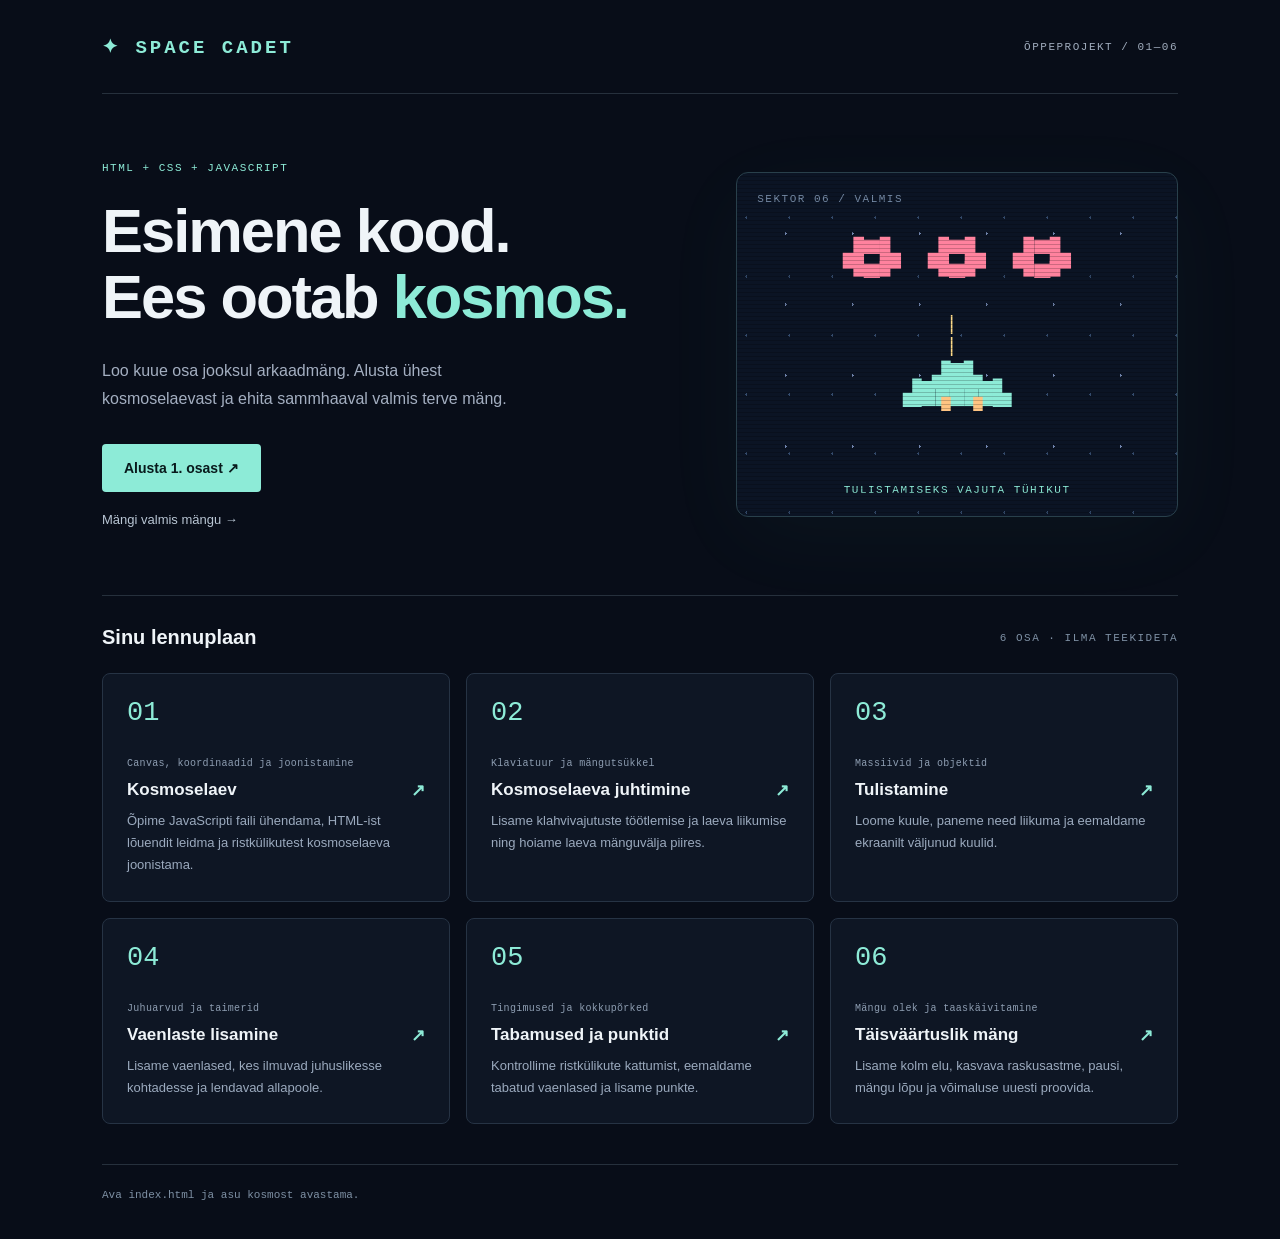
<file: index.html>
<!DOCTYPE html>
<html lang="et">
<head>
  <meta charset="UTF-8">
  <meta name="viewport" content="width=device-width, initial-scale=1">
  <title>Space Cadet — loome kosmosetulistamismängu</title>
  <link rel="stylesheet" href="style.css">
</head>
<body>
  <main>
    <header><a class="brand" href="index.html">✦ SPACE CADET</a><span class="badge">ÕPPEPROJEKT / 01—06</span></header>
    <section class="hero">
      <div><p class="eyebrow">HTML + CSS + JAVASCRIPT</p><h1>Esimene kood.<br>Ees ootab <span>kosmos.</span></h1><p class="intro">Loo kuue osa jooksul arkaadmäng. Alusta ühest kosmoselaevast ja ehita sammhaaval valmis terve mäng.</p><a class="play" href="part-1/index.html">Alusta 1. osast ↗</a><a class="demo" href="part-6/index.html">Mängi valmis mängu →</a></div>
      <div class="poster" aria-hidden="true"><span class="sector">SEKTOR 06 / VALMIS</span><div class="aliens">▟▀▙　▟▀▙　▟▀▙<br>▝▀▘　▝▀▘　▝▀▘</div><div class="laser">▏<br>▏</div><div class="ship">▟█▙<br>▟█████▙<br><i>▝ ▝</i></div><span class="insert">TULISTAMISEKS VAJUTA TÜHIKUT</span></div>
    </section>
    <div class="section-title"><h2>Sinu lennuplaan</h2><span>6 OSA · ILMA TEEKIDETA</span></div>
    <section class="lessons" aria-label="Õppematerjali osad"><a class="card" href="part-1/index.html"><span class="number">01</span><span class="topic">Canvas, koordinaadid ja joonistamine</span><h3>Kosmoselaev <span>↗</span></h3><p>Õpime JavaScripti faili ühendama, HTML-ist lõuendit leidma ja ristkülikutest kosmoselaeva joonistama.</p></a><a class="card" href="part-2/index.html"><span class="number">02</span><span class="topic">Klaviatuur ja mängutsükkel</span><h3>Kosmoselaeva juhtimine <span>↗</span></h3><p>Lisame klahvivajutuste töötlemise ja laeva liikumise ning hoiame laeva mänguvälja piires.</p></a><a class="card" href="part-3/index.html"><span class="number">03</span><span class="topic">Massiivid ja objektid</span><h3>Tulistamine <span>↗</span></h3><p>Loome kuule, paneme need liikuma ja eemaldame ekraanilt väljunud kuulid.</p></a><a class="card" href="part-4/index.html"><span class="number">04</span><span class="topic">Juhuarvud ja taimerid</span><h3>Vaenlaste lisamine <span>↗</span></h3><p>Lisame vaenlased, kes ilmuvad juhuslikesse kohtadesse ja lendavad allapoole.</p></a><a class="card" href="part-5/index.html"><span class="number">05</span><span class="topic">Tingimused ja kokkupõrked</span><h3>Tabamused ja punktid <span>↗</span></h3><p>Kontrollime ristkülikute kattumist, eemaldame tabatud vaenlased ja lisame punkte.</p></a><a class="card" href="part-6/index.html"><span class="number">06</span><span class="topic">Mängu olek ja taaskäivitamine</span><h3>Täisväärtuslik mäng <span>↗</span></h3><p>Lisame kolm elu, kasvava raskusastme, pausi, mängu lõpu ja võimaluse uuesti proovida.</p></a></section>
    <footer><span>Ava index.html ja asu kosmost avastama.</span></footer>
  </main>
</body>
</html>
</file>
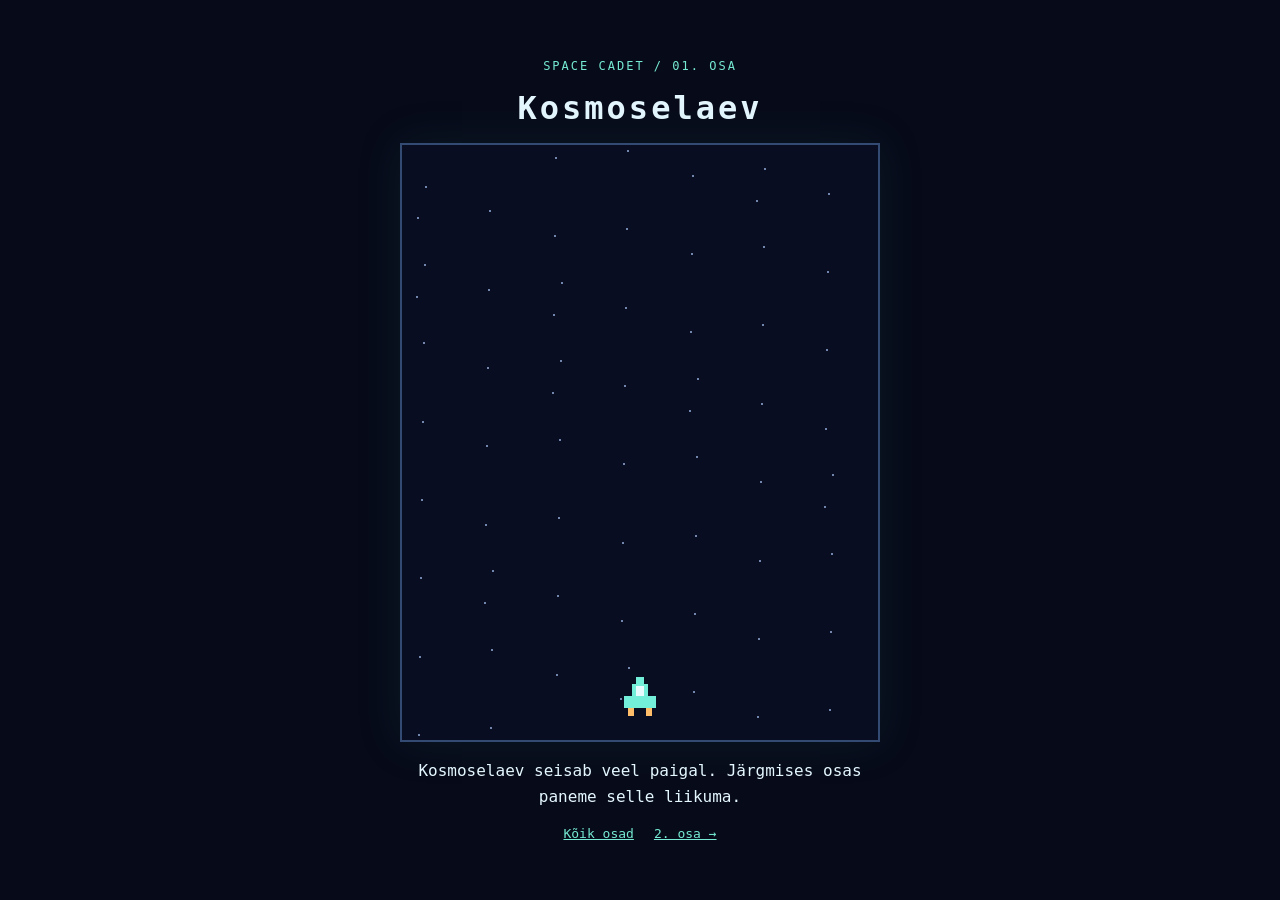
<file: part-1/index.html>
<!DOCTYPE html>
<html lang="et">
<head>
  <meta charset="UTF-8">
  <meta name="viewport" content="width=device-width, initial-scale=1">
  <title>1. osa — Kosmoselaev</title>
  <link rel="stylesheet" href="style.css">
  <script src="game.js" defer></script>
</head>
<body>
  <span class="label">SPACE CADET / 01. OSA</span>
  <h1>Kosmoselaev</h1>
  <canvas id="game" width="480" height="600" aria-label="Kosmosetulistamismängu mänguväli">Mängimiseks on vaja Canvas API-t toetavat veebibrauserit.</canvas>
  <p>Kosmoselaev seisab veel paigal. Järgmises osas paneme selle liikuma.</p>
  
  <nav aria-label="Kursuse osad"><a href="../index.html">Kõik osad</a><a href="../part-2/index.html">2. osa →</a></nav>
</body>
</html>
</file>
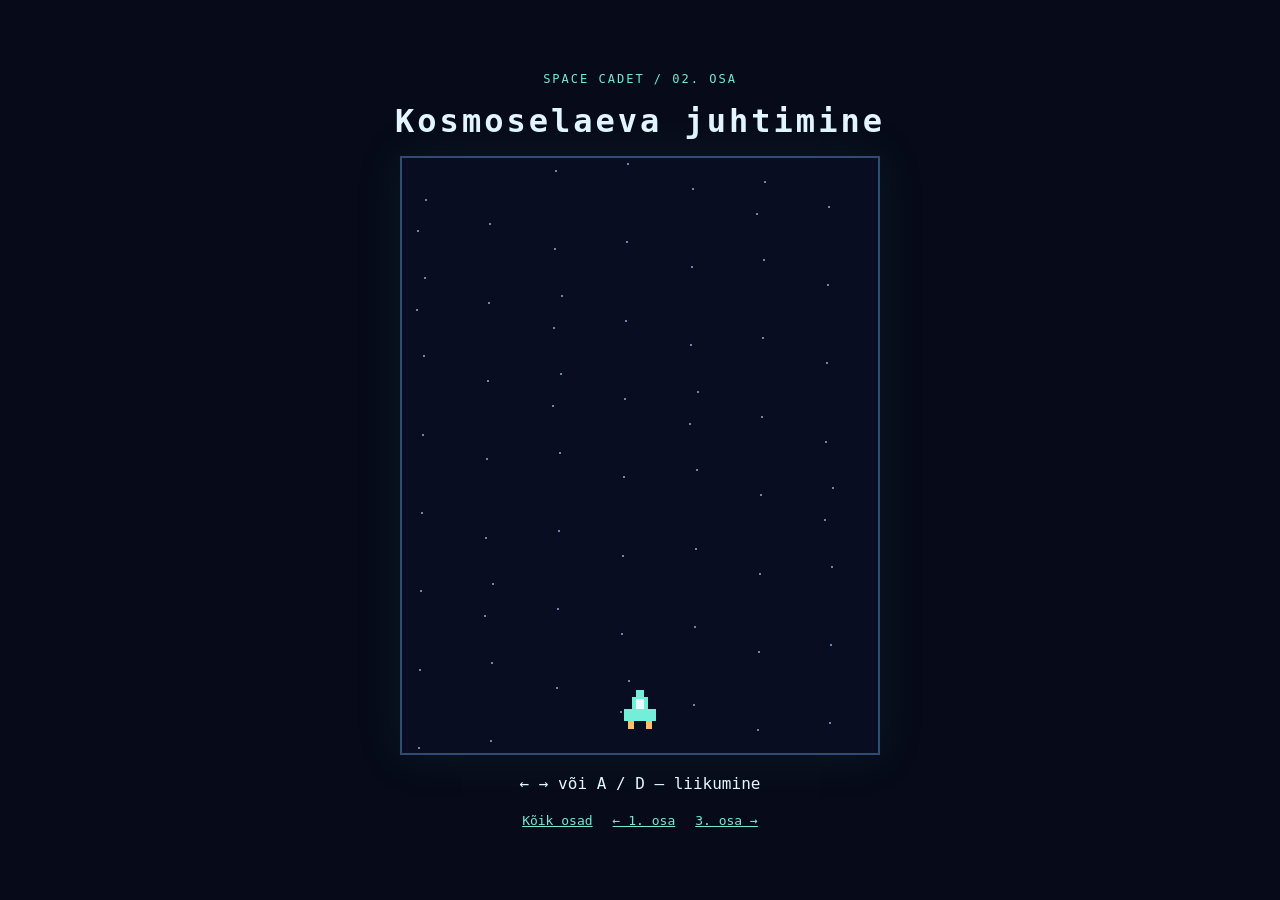
<file: part-2/index.html>
<!DOCTYPE html>
<html lang="et">
<head>
  <meta charset="UTF-8">
  <meta name="viewport" content="width=device-width, initial-scale=1">
  <title>2. osa — Kosmoselaeva juhtimine</title>
  <link rel="stylesheet" href="style.css">
  <script src="game.js" defer></script>
</head>
<body>
  <span class="label">SPACE CADET / 02. OSA</span>
  <h1>Kosmoselaeva juhtimine</h1>
  <canvas id="game" width="480" height="600" aria-label="Kosmosetulistamismängu mänguväli">Mängimiseks on vaja Canvas API-t toetavat veebibrauserit.</canvas>
  <p>← → või A / D — liikumine</p>
  
  <nav aria-label="Kursuse osad"><a href="../index.html">Kõik osad</a><a href="../part-1/index.html">← 1. osa</a><a href="../part-3/index.html">3. osa →</a></nav>
</body>
</html>
</file>
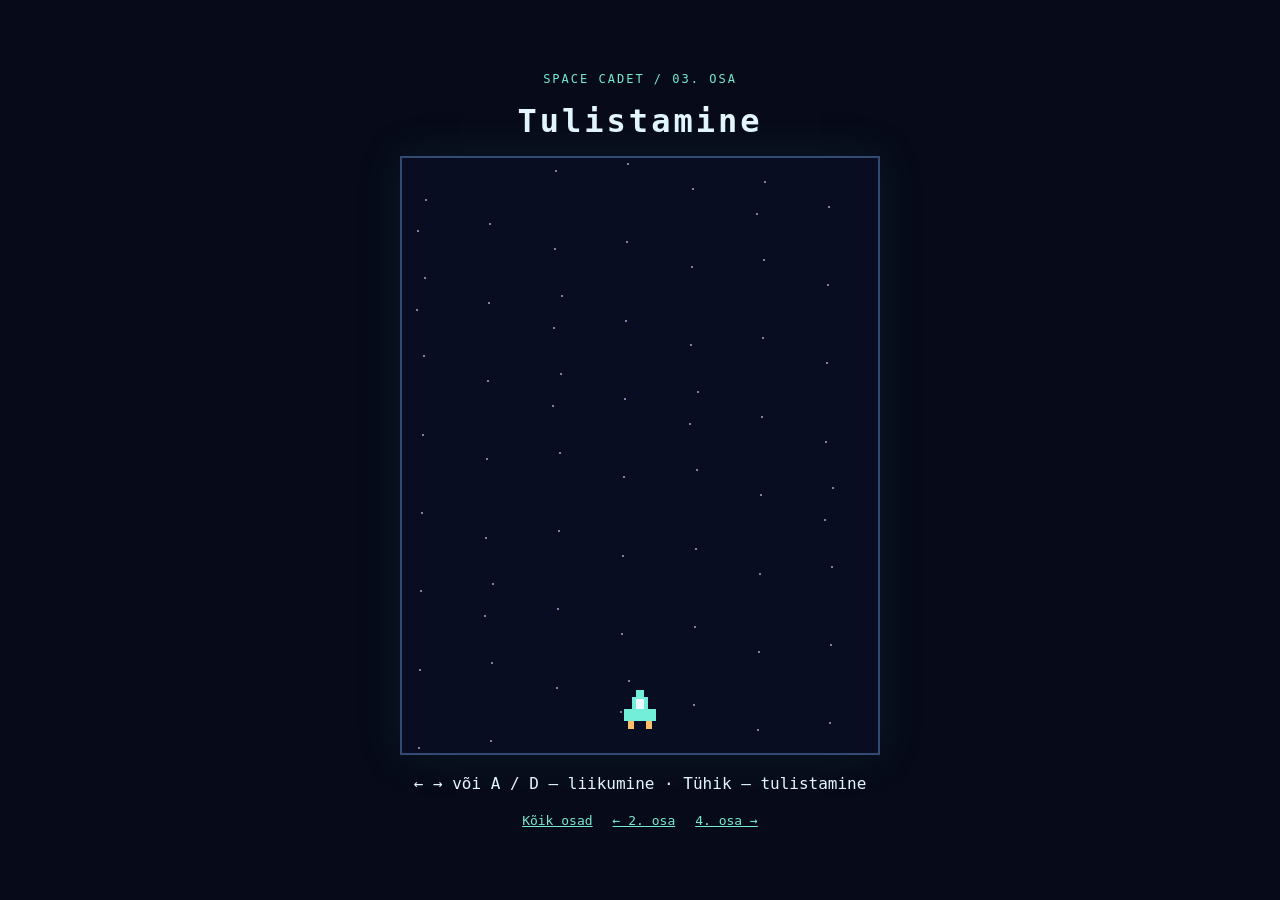
<file: part-3/index.html>
<!DOCTYPE html>
<html lang="et">
<head>
  <meta charset="UTF-8">
  <meta name="viewport" content="width=device-width, initial-scale=1">
  <title>3. osa — Tulistamine</title>
  <link rel="stylesheet" href="style.css">
  <script src="game.js" defer></script>
</head>
<body>
  <span class="label">SPACE CADET / 03. OSA</span>
  <h1>Tulistamine</h1>
  <canvas id="game" width="480" height="600" aria-label="Kosmosetulistamismängu mänguväli">Mängimiseks on vaja Canvas API-t toetavat veebibrauserit.</canvas>
  <p>← → või A / D — liikumine · Tühik — tulistamine</p>
  
  <nav aria-label="Kursuse osad"><a href="../index.html">Kõik osad</a><a href="../part-2/index.html">← 2. osa</a><a href="../part-4/index.html">4. osa →</a></nav>
</body>
</html>
</file>
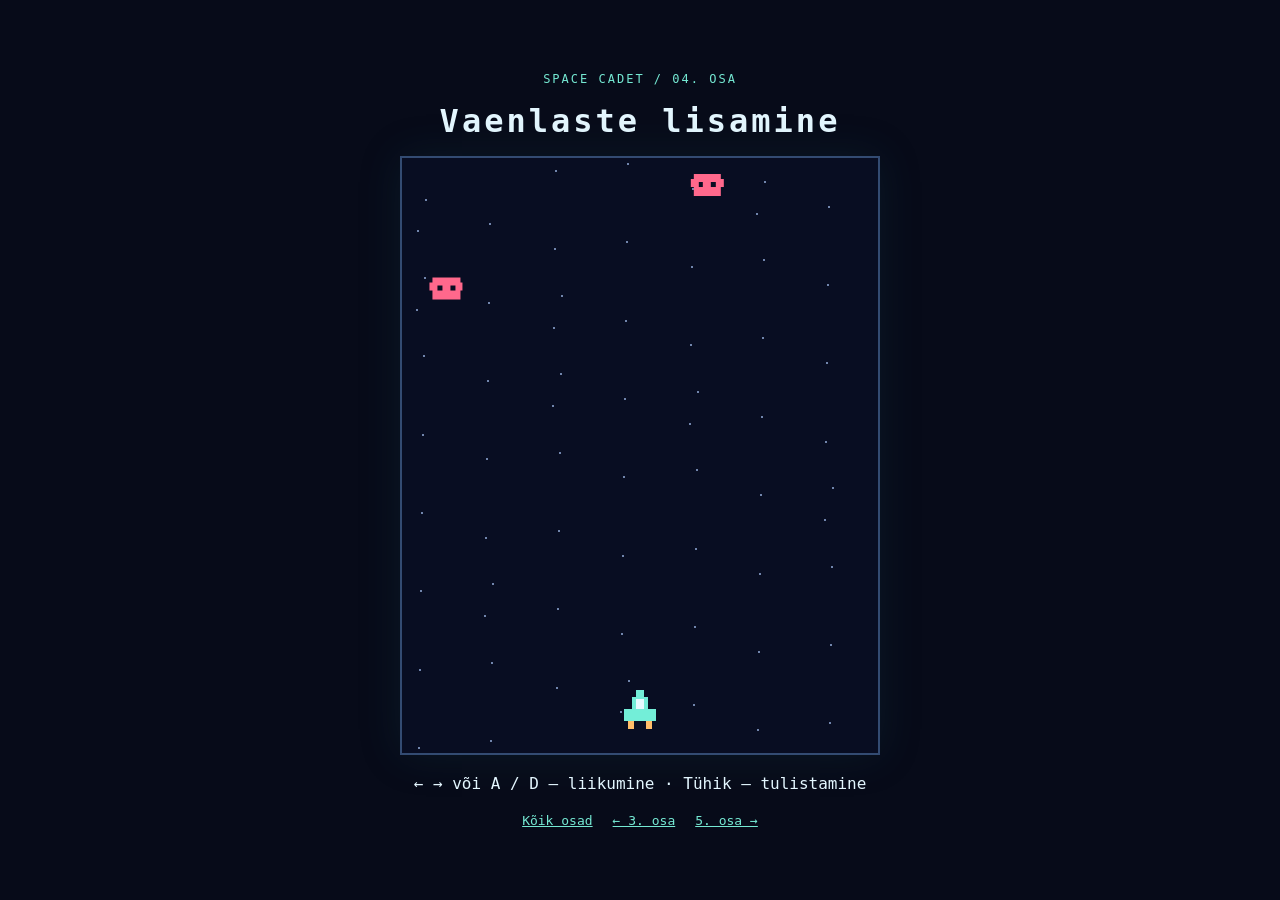
<file: part-4/index.html>
<!DOCTYPE html>
<html lang="et">
<head>
  <meta charset="UTF-8">
  <meta name="viewport" content="width=device-width, initial-scale=1">
  <title>4. osa — Vaenlaste lisamine</title>
  <link rel="stylesheet" href="style.css">
  <script src="game.js" defer></script>
</head>
<body>
  <span class="label">SPACE CADET / 04. OSA</span>
  <h1>Vaenlaste lisamine</h1>
  <canvas id="game" width="480" height="600" aria-label="Kosmosetulistamismängu mänguväli">Mängimiseks on vaja Canvas API-t toetavat veebibrauserit.</canvas>
  <p>← → või A / D — liikumine · Tühik — tulistamine</p>
  
  <nav aria-label="Kursuse osad"><a href="../index.html">Kõik osad</a><a href="../part-3/index.html">← 3. osa</a><a href="../part-5/index.html">5. osa →</a></nav>
</body>
</html>
</file>
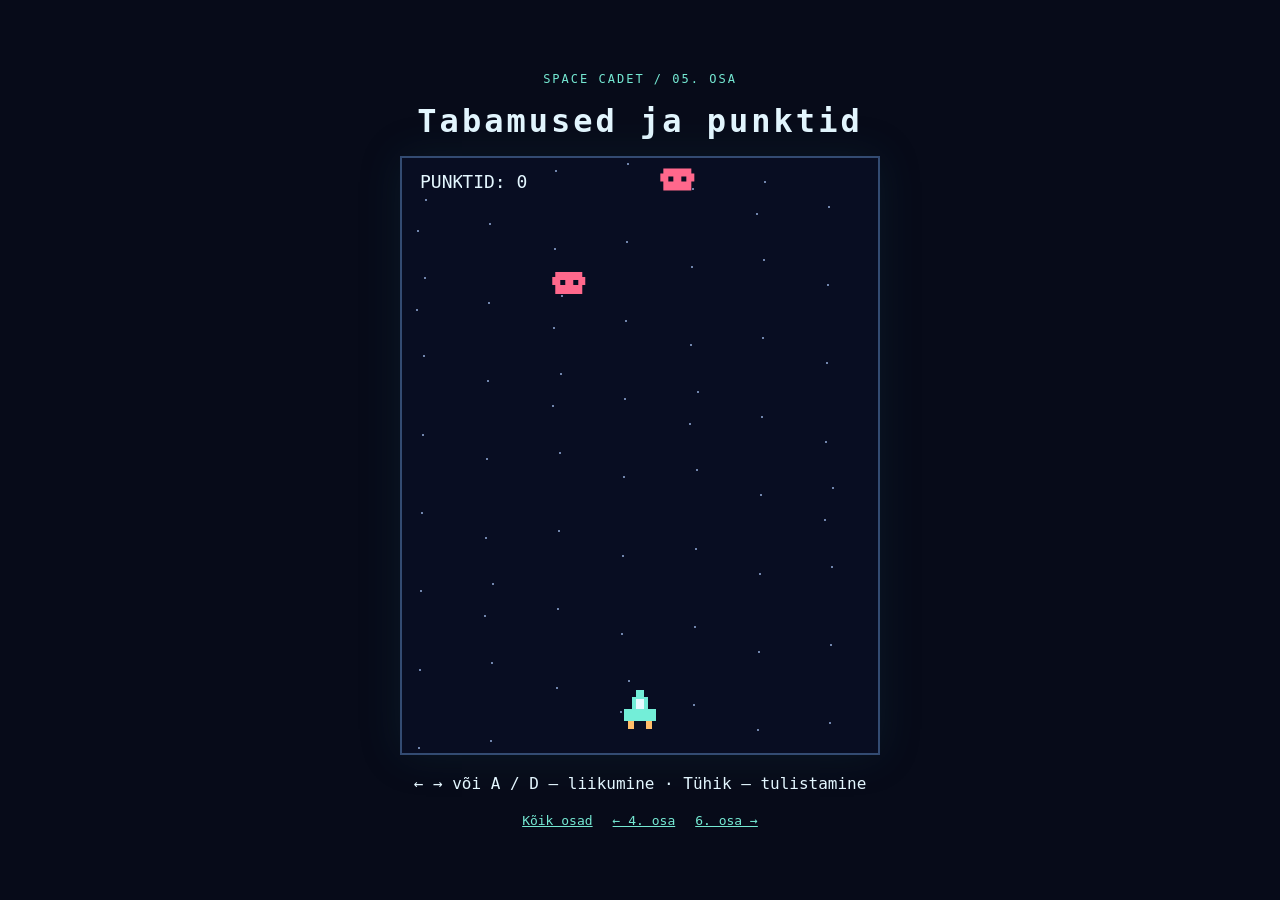
<file: part-5/index.html>
<!DOCTYPE html>
<html lang="et">
<head>
  <meta charset="UTF-8">
  <meta name="viewport" content="width=device-width, initial-scale=1">
  <title>5. osa — Tabamused ja punktid</title>
  <link rel="stylesheet" href="style.css">
  <script src="game.js" defer></script>
</head>
<body>
  <span class="label">SPACE CADET / 05. OSA</span>
  <h1>Tabamused ja punktid</h1>
  <canvas id="game" width="480" height="600" aria-label="Kosmosetulistamismängu mänguväli">Mängimiseks on vaja Canvas API-t toetavat veebibrauserit.</canvas>
  <p>← → või A / D — liikumine · Tühik — tulistamine</p>
  
  <nav aria-label="Kursuse osad"><a href="../index.html">Kõik osad</a><a href="../part-4/index.html">← 4. osa</a><a href="../part-6/index.html">6. osa →</a></nav>
</body>
</html>
</file>
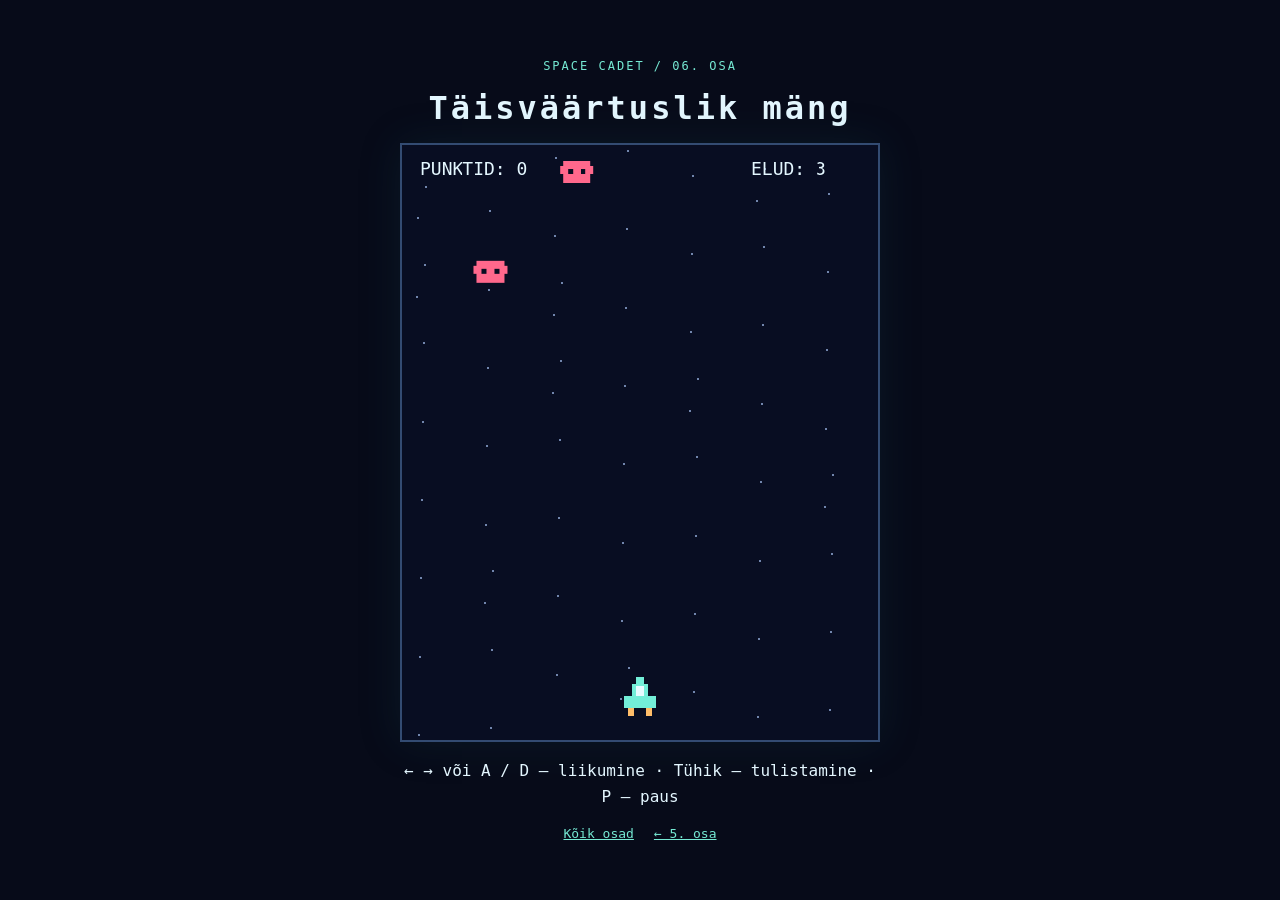
<file: part-6/index.html>
<!DOCTYPE html>
<html lang="et">
<head>
  <meta charset="UTF-8">
  <meta name="viewport" content="width=device-width, initial-scale=1">
  <title>6. osa — Täisväärtuslik mäng</title>
  <link rel="stylesheet" href="style.css">
  <script src="game.js" defer></script>
</head>
<body>
  <span class="label">SPACE CADET / 06. OSA</span>
  <h1>Täisväärtuslik mäng</h1>
  <canvas id="game" width="480" height="600" aria-label="Kosmosetulistamismängu mänguväli">Mängimiseks on vaja Canvas API-t toetavat veebibrauserit.</canvas>
  <p>← → või A / D — liikumine · Tühik — tulistamine · P — paus</p>
  <button id="restart" type="button" hidden>Mängi uuesti ↵</button>
  <nav aria-label="Kursuse osad"><a href="../index.html">Kõik osad</a><a href="../part-5/index.html">← 5. osa</a></nav>
</body>
</html>
</file>
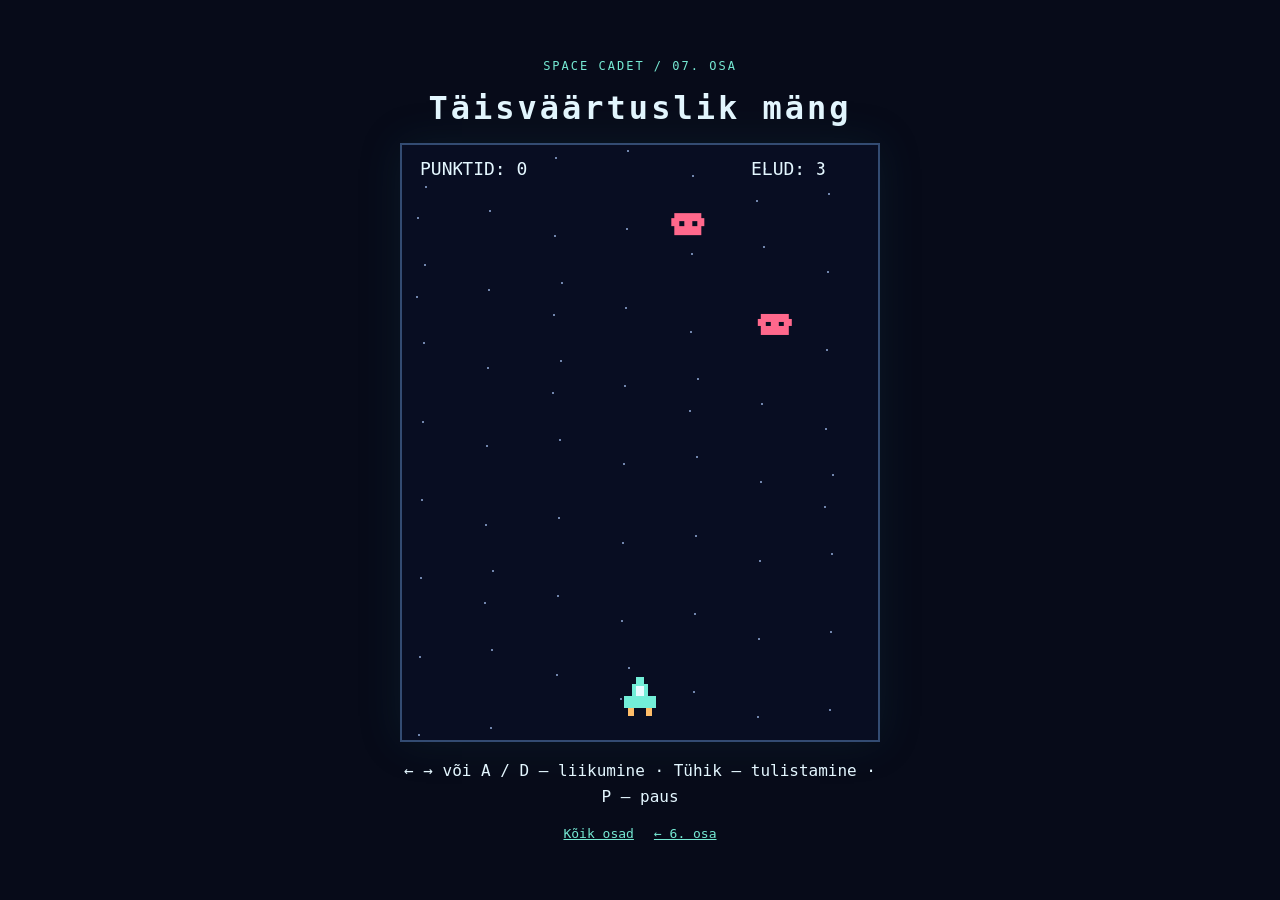
<file: part-7/index.html>
<!DOCTYPE html>
<html lang="et">
<head>
  <meta charset="UTF-8">
  <meta name="viewport" content="width=device-width, initial-scale=1">
  <title>7. osa — Täisväärtuslik mäng</title>
  <link rel="stylesheet" href="style.css">
  <script src="game.js" defer></script>
</head>
<body>
  <span class="label">SPACE CADET / 07. OSA</span>
  <h1>Täisväärtuslik mäng</h1>
  <canvas id="game" width="480" height="600" aria-label="Kosmosetulistamismängu mänguväli">Mängimiseks on vaja Canvas API-t toetavat veebibrauserit.</canvas>
  <p>← → või A / D — liikumine · Tühik — tulistamine · P — paus</p>
  <button id="restart" type="button" hidden>Mängi uuesti ↵</button>
  <nav aria-label="Kursuse osad"><a href="../index.html">Kõik osad</a><a href="../part-6/index.html">← 6. osa</a></nav>
</body>
</html>
</file>
<file: style.css>
* { box-sizing: border-box; }
:root { color-scheme: dark; }
body { margin: 0; background: #080d18; color: #eff4f8; font-family: 'Segoe UI', Arial, sans-serif; }
main { max-width: 1140px; margin: auto; padding: 0 32px; }
header { min-height: 94px; display: flex; align-items: center; justify-content: space-between; gap: 20px; border-bottom: 1px solid #26303c; }
a { color: inherit; text-decoration: none; }
a:focus-visible { outline: 3px solid #8debd7; outline-offset: 5px; }
.brand { font: bold 19px Consolas, monospace; letter-spacing: 3px; color: #8debd7; }
.badge, .eyebrow, .section-title > span, .topic, footer, .sector, .insert { font: 11px Consolas, monospace; letter-spacing: 1.5px; }
.badge { color: #a0acbd; }
.hero { display: grid; grid-template-columns: 1.3fr 1fr; gap: 60px; align-items: center; padding: 68px 0; }
.eyebrow { color: #8debd7; margin: 0 0 24px; }
h1 { font-size: clamp(38px, 4.8vw, 62px); line-height: 1.08; letter-spacing: -2px; margin: 0; font-weight: 750; }
h1 span { color: #8debd7; }
.intro { color: #a4afc1; font-size: 16px; line-height: 1.8; max-width: 450px; margin: 26px 0 30px; }
.play { display: inline-block; background: #8debd7; color: #081a1c; font-size: 14px; font-weight: bold; padding: 16px 22px; border-radius: 4px; }
.play:hover { background: #b7ffed; }
.demo { display: block; color: #b9c6d4; font-size: 13px; margin-top: 20px; }
.poster { position: relative; height: 345px; overflow: hidden; border: 1px solid #29404b; border-radius: 12px; background-color: #0b1424; background-image: radial-gradient(#7185ad 1px, transparent 1px), radial-gradient(#344b6c 1px, transparent 1px); background-size: 67px 71px, 43px 59px; background-position: 15px 25px, 31px 15px; text-align: center; box-shadow: 0 20px 90px #5be1be0a; }
.poster::after { content: ''; pointer-events: none; position: absolute; inset: 0; background: repeating-linear-gradient(transparent 0 3px, #0003 3px 4px); }
.sector { display: block; text-align: left; margin: 20px; color: #788da8; }
.aliens { color: #ff829e; font: 27px/0.9 Consolas, monospace; margin-top: 38px; white-space: nowrap; }
.laser { color: #ffdb89; margin-top: 22px; line-height: 22px; }
.ship { color: #8debd7; font: 24px/0.75 Consolas, monospace; margin-top: 10px; }
.ship i { color: #ffc482; font-style: normal; }
.insert { color: #8debd7; position: absolute; bottom: 20px; left: 0; right: 0; }
.section-title { border-top: 1px solid #26303c; padding-top: 30px; display: flex; justify-content: space-between; align-items: center; gap: 16px; }
h2 { font-size: 20px; margin: 0; font-weight: 600; }
.section-title > span { color: #7e90a4; }
.lessons { display: grid; grid-template-columns: repeat(3, 1fr); gap: 16px; margin: 24px 0 40px; }
.card { background: #0e1624; border: 1px solid #263344; border-radius: 8px; padding: 24px; transition: border-color .15s, transform .15s; }
.card:hover { border-color: #8debd7; transform: translateY(-3px); }
.number { color: #8debd7; font: 27px Consolas, monospace; display: block; margin-bottom: 24px; }
.topic { color: #8e9eb2; font-size: 10px; letter-spacing: .3px; }
h3 { font-size: 17px; margin: 10px 0; }
h3 span { float: right; color: #8debd7; }
.card p { color: #9baabe; font-size: 13px; line-height: 1.7; margin: 0; }
footer { border-top: 1px solid #26303c; padding: 22px 0 32px; display: flex; justify-content: space-between; gap: 16px; color: #7e90a4; letter-spacing: 0; line-height: 1.6; }
@media (max-width: 800px) { .hero { gap: 28px; } .lessons { grid-template-columns: repeat(2, 1fr); } .badge { max-width: 140px; line-height: 1.7; text-align: right; } }
@media (max-width: 580px) { main { padding: 0 20px; } header { min-height: 80px; } .brand { font-size: 15px; letter-spacing: 1px; } .badge { font-size: 9px; } .hero { grid-template-columns: 1fr; padding: 40px 0; } .poster { height: 320px; } .lessons { grid-template-columns: 1fr; } .section-title, footer { flex-direction: column; align-items: flex-start; } }
@media (prefers-reduced-motion: reduce) { .card { transition: none; } }
</file>
<file: part-1/style.css>
* { box-sizing: border-box; }
body {
  margin: 0;
  min-height: 100vh;
  display: flex;
  flex-direction: column;
  align-items: center;
  justify-content: center;
  gap: 16px;
  padding: 24px 12px;
  background: #070b19;
  color: #e4f7ff;
  font-family: Consolas, monospace;
}
a { color: #75e9d3; }
h1 { margin: 0; font-size: clamp(22px, 5vw, 32px); letter-spacing: 3px; }
p { margin: 0; max-width: 480px; line-height: 1.6; text-align: center; }
.label { color: #75e9d3; font-size: 12px; letter-spacing: 2px; }
canvas {
  display: block;
  width: min(480px, 100%);
  height: auto;
  background: #080d22;
  border: 2px solid #334b72;
  box-shadow: 0 0 40px #1c58622b;
  image-rendering: pixelated;
}
nav { display: flex; flex-wrap: wrap; justify-content: center; gap: 20px; font-size: 13px; }
button { background: #75e9d3; color: #070b19; border: 0; padding: 12px 18px; font: inherit; cursor: pointer; }
button:focus-visible, a:focus-visible { outline: 3px solid #ffcc70; outline-offset: 4px; }
[hidden] { display: none; }
</file>
<file: part-2/style.css>
* { box-sizing: border-box; }
body {
  margin: 0;
  min-height: 100vh;
  display: flex;
  flex-direction: column;
  align-items: center;
  justify-content: center;
  gap: 16px;
  padding: 24px 12px;
  background: #070b19;
  color: #e4f7ff;
  font-family: Consolas, monospace;
}
a { color: #75e9d3; }
h1 { margin: 0; font-size: clamp(22px, 5vw, 32px); letter-spacing: 3px; }
p { margin: 0; max-width: 480px; line-height: 1.6; text-align: center; }
.label { color: #75e9d3; font-size: 12px; letter-spacing: 2px; }
canvas {
  display: block;
  width: min(480px, 100%);
  height: auto;
  background: #080d22;
  border: 2px solid #334b72;
  box-shadow: 0 0 40px #1c58622b;
  image-rendering: pixelated;
}
nav { display: flex; flex-wrap: wrap; justify-content: center; gap: 20px; font-size: 13px; }
button { background: #75e9d3; color: #070b19; border: 0; padding: 12px 18px; font: inherit; cursor: pointer; }
button:focus-visible, a:focus-visible { outline: 3px solid #ffcc70; outline-offset: 4px; }
[hidden] { display: none; }
</file>
<file: part-3/style.css>
* { box-sizing: border-box; }
body {
  margin: 0;
  min-height: 100vh;
  display: flex;
  flex-direction: column;
  align-items: center;
  justify-content: center;
  gap: 16px;
  padding: 24px 12px;
  background: #070b19;
  color: #e4f7ff;
  font-family: Consolas, monospace;
}
a { color: #75e9d3; }
h1 { margin: 0; font-size: clamp(22px, 5vw, 32px); letter-spacing: 3px; }
p { margin: 0; max-width: 480px; line-height: 1.6; text-align: center; }
.label { color: #75e9d3; font-size: 12px; letter-spacing: 2px; }
canvas {
  display: block;
  width: min(480px, 100%);
  height: auto;
  background: #080d22;
  border: 2px solid #334b72;
  box-shadow: 0 0 40px #1c58622b;
  image-rendering: pixelated;
}
nav { display: flex; flex-wrap: wrap; justify-content: center; gap: 20px; font-size: 13px; }
button { background: #75e9d3; color: #070b19; border: 0; padding: 12px 18px; font: inherit; cursor: pointer; }
button:focus-visible, a:focus-visible { outline: 3px solid #ffcc70; outline-offset: 4px; }
[hidden] { display: none; }
</file>
<file: part-4/style.css>
* { box-sizing: border-box; }
body {
  margin: 0;
  min-height: 100vh;
  display: flex;
  flex-direction: column;
  align-items: center;
  justify-content: center;
  gap: 16px;
  padding: 24px 12px;
  background: #070b19;
  color: #e4f7ff;
  font-family: Consolas, monospace;
}
a { color: #75e9d3; }
h1 { margin: 0; font-size: clamp(22px, 5vw, 32px); letter-spacing: 3px; }
p { margin: 0; max-width: 480px; line-height: 1.6; text-align: center; }
.label { color: #75e9d3; font-size: 12px; letter-spacing: 2px; }
canvas {
  display: block;
  width: min(480px, 100%);
  height: auto;
  background: #080d22;
  border: 2px solid #334b72;
  box-shadow: 0 0 40px #1c58622b;
  image-rendering: pixelated;
}
nav { display: flex; flex-wrap: wrap; justify-content: center; gap: 20px; font-size: 13px; }
button { background: #75e9d3; color: #070b19; border: 0; padding: 12px 18px; font: inherit; cursor: pointer; }
button:focus-visible, a:focus-visible { outline: 3px solid #ffcc70; outline-offset: 4px; }
[hidden] { display: none; }
</file>
<file: part-5/style.css>
* { box-sizing: border-box; }
body {
  margin: 0;
  min-height: 100vh;
  display: flex;
  flex-direction: column;
  align-items: center;
  justify-content: center;
  gap: 16px;
  padding: 24px 12px;
  background: #070b19;
  color: #e4f7ff;
  font-family: Consolas, monospace;
}
a { color: #75e9d3; }
h1 { margin: 0; font-size: clamp(22px, 5vw, 32px); letter-spacing: 3px; }
p { margin: 0; max-width: 480px; line-height: 1.6; text-align: center; }
.label { color: #75e9d3; font-size: 12px; letter-spacing: 2px; }
canvas {
  display: block;
  width: min(480px, 100%);
  height: auto;
  background: #080d22;
  border: 2px solid #334b72;
  box-shadow: 0 0 40px #1c58622b;
  image-rendering: pixelated;
}
nav { display: flex; flex-wrap: wrap; justify-content: center; gap: 20px; font-size: 13px; }
button { background: #75e9d3; color: #070b19; border: 0; padding: 12px 18px; font: inherit; cursor: pointer; }
button:focus-visible, a:focus-visible { outline: 3px solid #ffcc70; outline-offset: 4px; }
[hidden] { display: none; }
</file>
<file: part-6/style.css>
* { box-sizing: border-box; }
body {
  margin: 0;
  min-height: 100vh;
  display: flex;
  flex-direction: column;
  align-items: center;
  justify-content: center;
  gap: 16px;
  padding: 24px 12px;
  background: #070b19;
  color: #e4f7ff;
  font-family: Consolas, monospace;
}
a { color: #75e9d3; }
h1 { margin: 0; font-size: clamp(22px, 5vw, 32px); letter-spacing: 3px; }
p { margin: 0; max-width: 480px; line-height: 1.6; text-align: center; }
.label { color: #75e9d3; font-size: 12px; letter-spacing: 2px; }
canvas {
  display: block;
  width: min(480px, 100%);
  height: auto;
  background: #080d22;
  border: 2px solid #334b72;
  box-shadow: 0 0 40px #1c58622b;
  image-rendering: pixelated;
}
nav { display: flex; flex-wrap: wrap; justify-content: center; gap: 20px; font-size: 13px; }
button { background: #75e9d3; color: #070b19; border: 0; padding: 12px 18px; font: inherit; cursor: pointer; }
button:focus-visible, a:focus-visible { outline: 3px solid #ffcc70; outline-offset: 4px; }
[hidden] { display: none; }
</file>
<file: part-7/style.css>
* { box-sizing: border-box; }
body {
  margin: 0;
  min-height: 100vh;
  display: flex;
  flex-direction: column;
  align-items: center;
  justify-content: center;
  gap: 16px;
  padding: 24px 12px;
  background: #070b19;
  color: #e4f7ff;
  font-family: Consolas, monospace;
}
a { color: #75e9d3; }
h1 { margin: 0; font-size: clamp(22px, 5vw, 32px); letter-spacing: 3px; }
p { margin: 0; max-width: 480px; line-height: 1.6; text-align: center; }
.label { color: #75e9d3; font-size: 12px; letter-spacing: 2px; }
canvas {
  display: block;
  width: min(480px, 100%);
  height: auto;
  background: #080d22;
  border: 2px solid #334b72;
  box-shadow: 0 0 40px #1c58622b;
  image-rendering: pixelated;
}
nav { display: flex; flex-wrap: wrap; justify-content: center; gap: 20px; font-size: 13px; }
button { background: #75e9d3; color: #070b19; border: 0; padding: 12px 18px; font: inherit; cursor: pointer; }
button:focus-visible, a:focus-visible { outline: 3px solid #ffcc70; outline-offset: 4px; }
[hidden] { display: none; }
</file>
